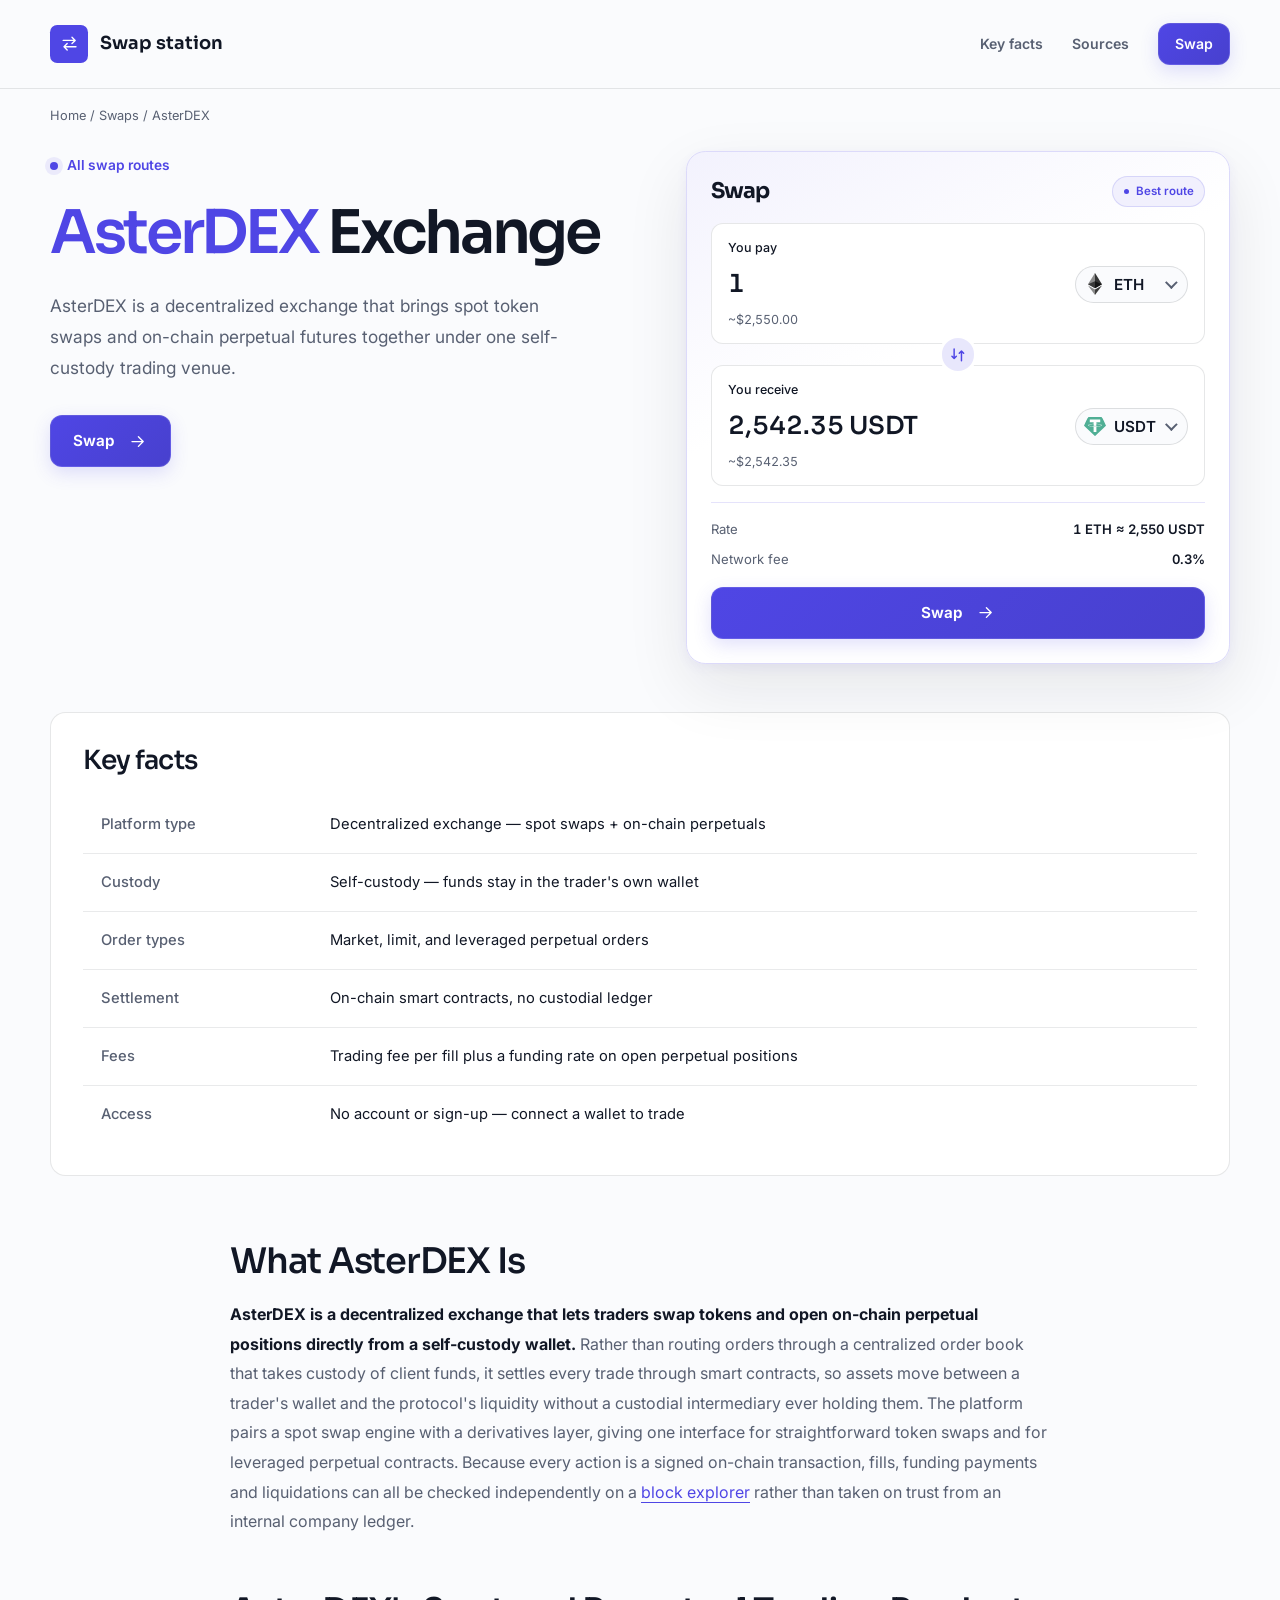
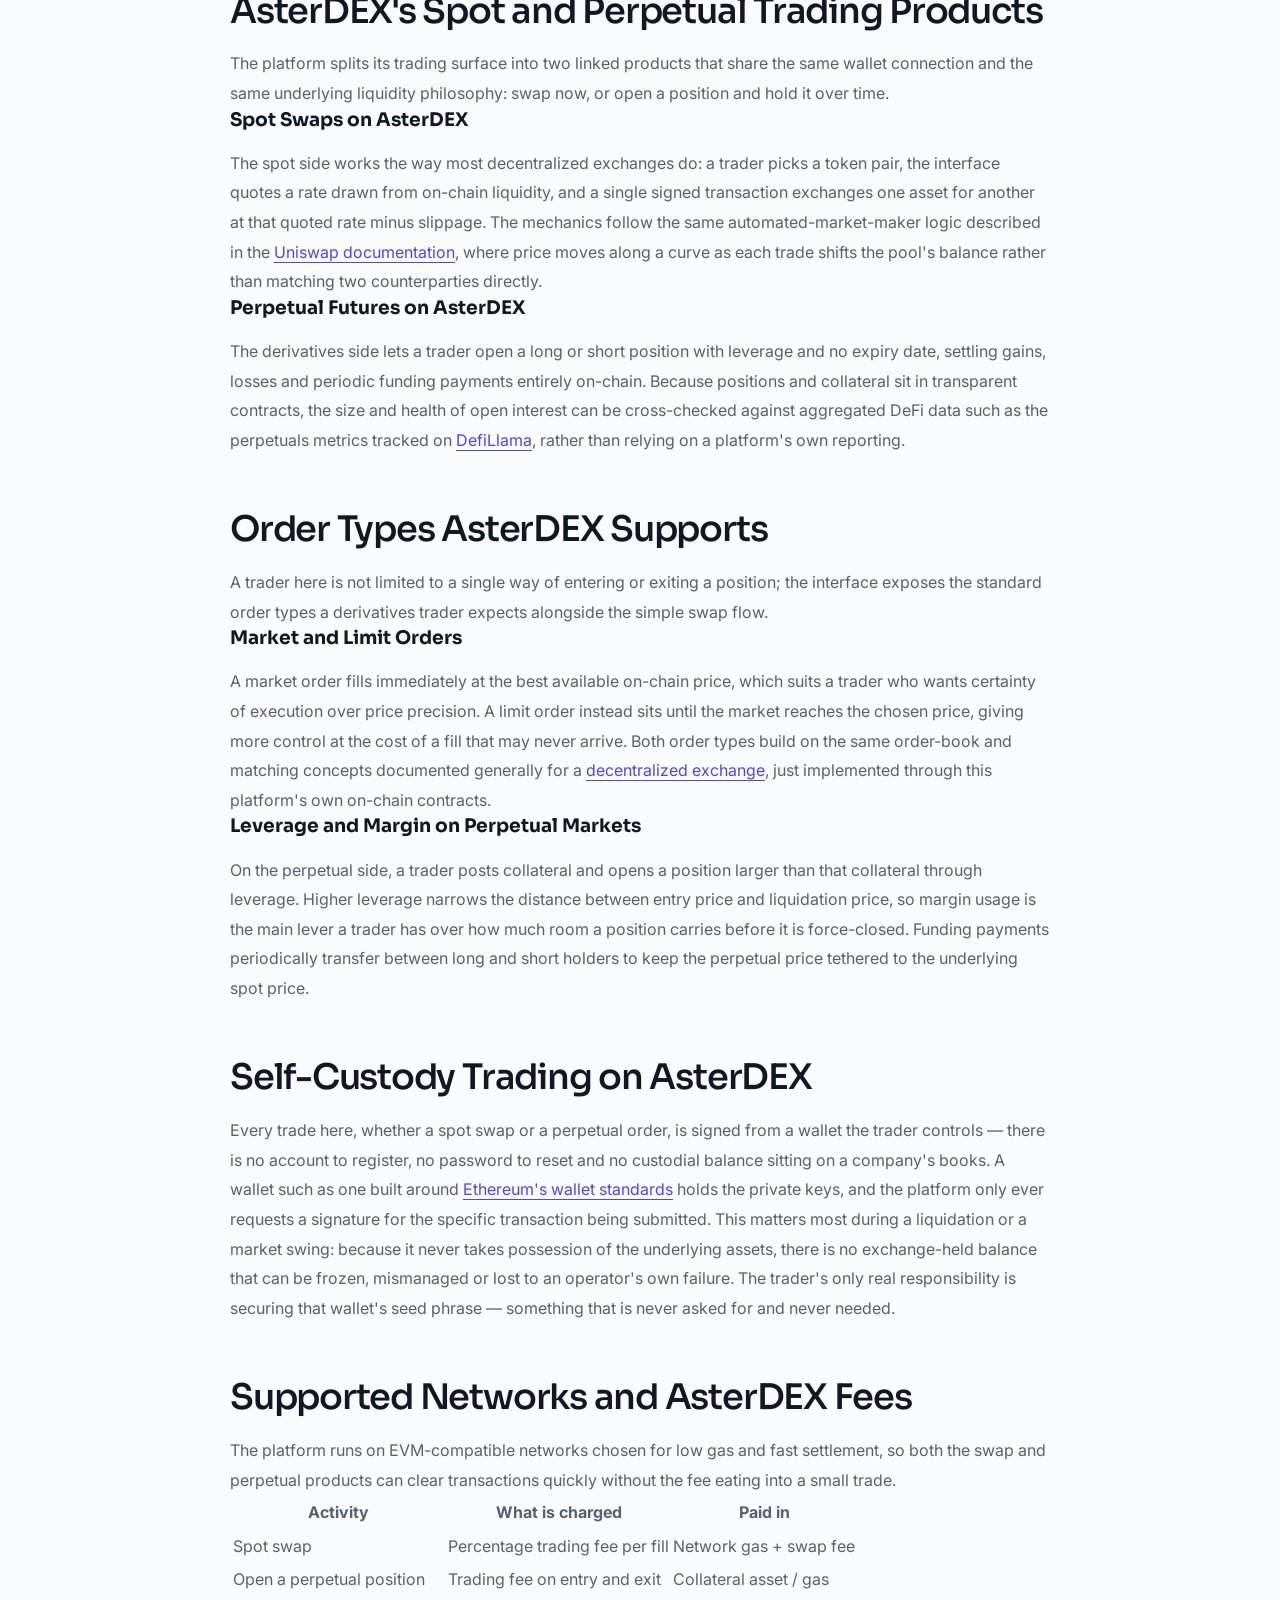
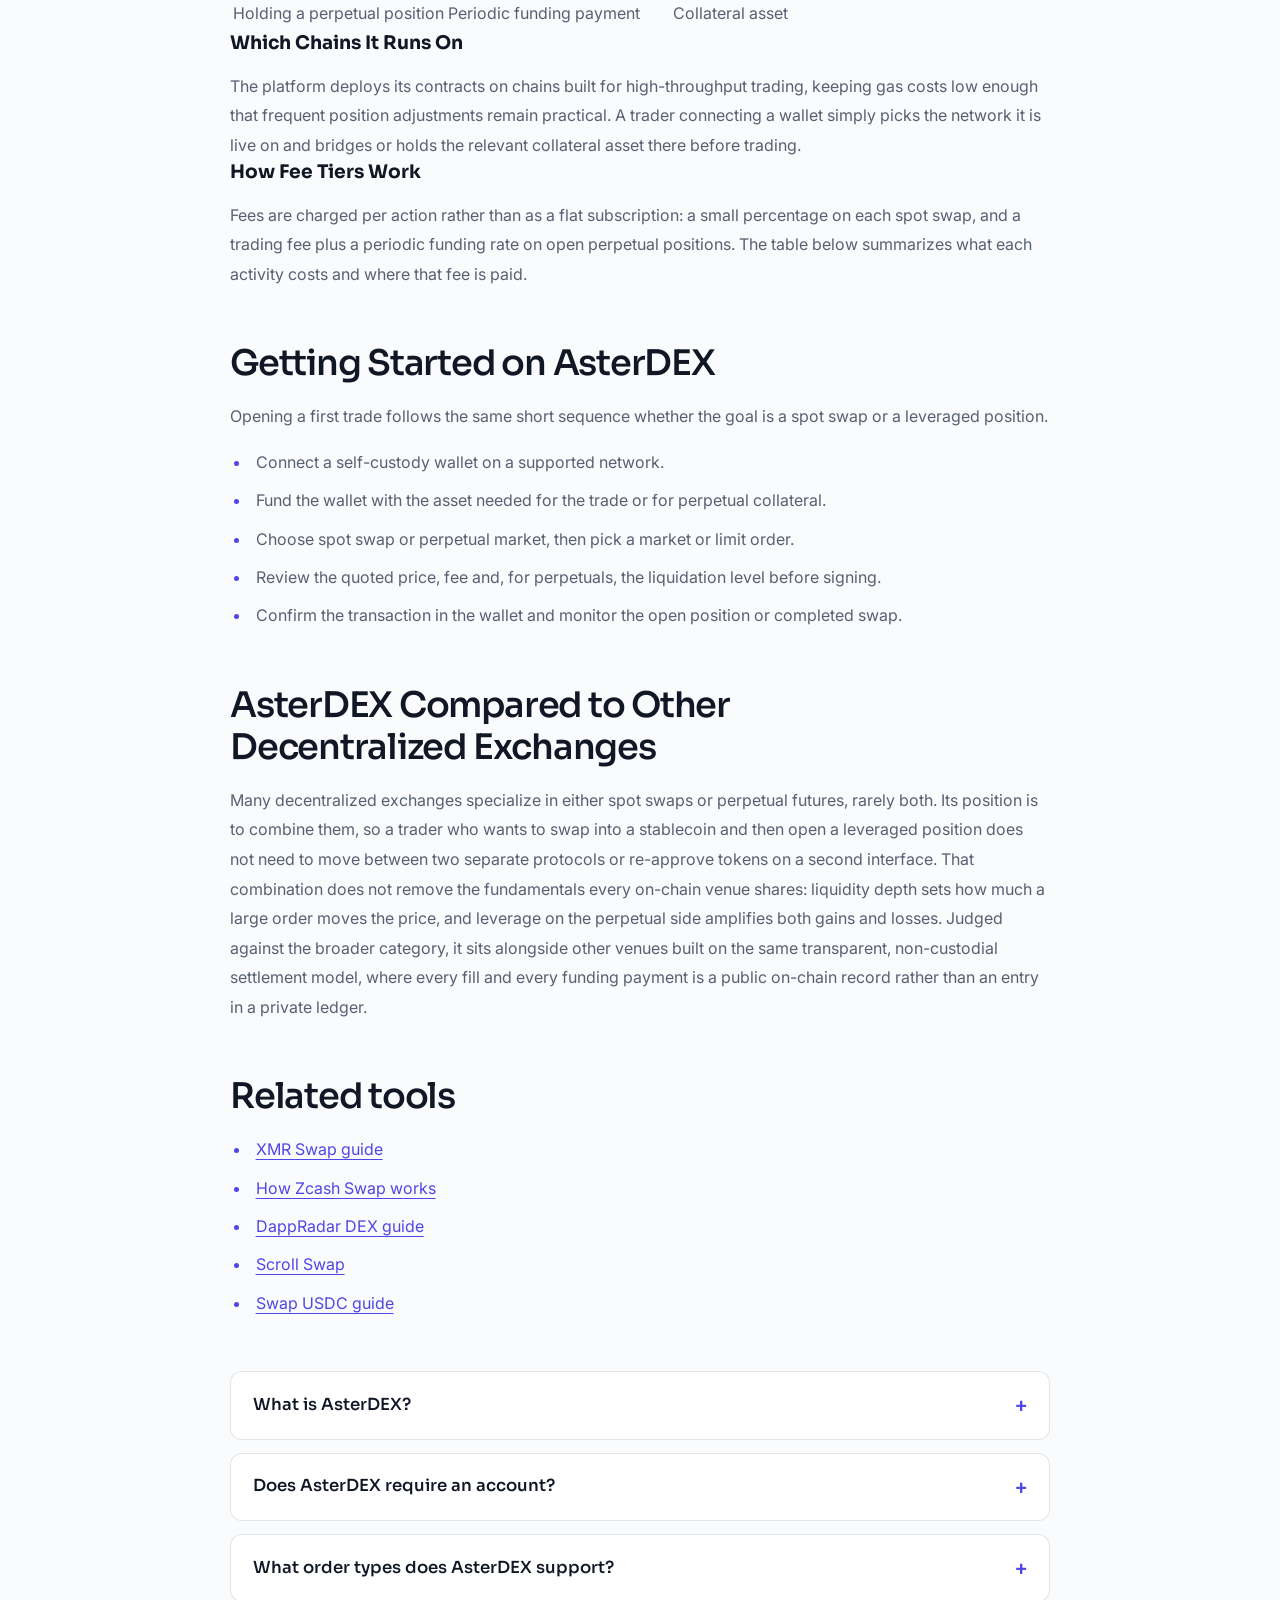
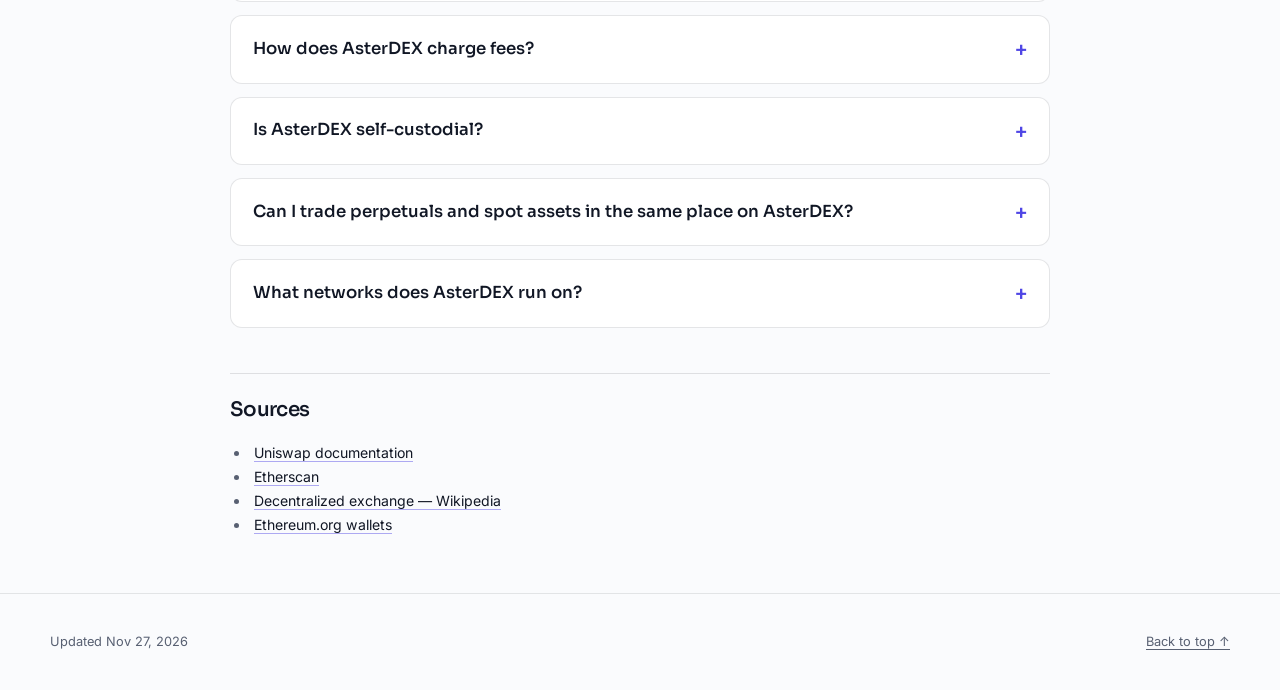
<file: index.html>
<!doctype html>
<html lang="en">
<head>
  <meta charset="utf-8">
  <meta name="viewport" content="width=device-width, initial-scale=1">
  <title>AsterDEX — Decentralized Exchange for Spot Swaps & Perps</title>
  <meta name="description" content="AsterDEX is a decentralized exchange combining spot token swaps with on-chain perpetual futures. See how it handles order types, self-custody trading, supported networks and fees.">
  <link rel="canonical" href="https://asterdex-app.github.io/">
  <meta property="og:type" content="website">
  <meta property="og:title" content="AsterDEX">
  <meta property="og:description" content="AsterDEX is a decentralized exchange combining spot token swaps with on-chain perpetual futures. See how it handles order types, self-custody trading, supported networks and fees.">
  <meta property="og:url" content="https://asterdex-app.github.io/">
  <meta property="og:image" content="https://asterdex-app.github.io/og.png">
  <meta name="twitter:card" content="summary_large_image">
  <meta name="twitter:title" content="AsterDEX">
  <meta name="twitter:description" content="AsterDEX is a decentralized exchange combining spot token swaps with on-chain perpetual futures. See how it handles order types, self-custody trading, supported networks and fees.">
  <meta name="twitter:image" content="https://asterdex-app.github.io/og.png">
<link rel="preconnect" href="https://fonts.googleapis.com"><link rel="preconnect" href="https://fonts.gstatic.com" crossorigin><link rel="stylesheet" href="https://fonts.googleapis.com/css2?family=Inter:wght@400;500;600;700&family=Sora:wght@500;600;700&display=swap">
<script type="application/ld+json">{"@context": "https://schema.org", "@graph": [{"@type": "WebSite", "@id": "https://asterdex-app.github.io/#website", "url": "https://asterdex-app.github.io/", "name": "AsterDEX — Decentralized Exchange for Spot Swaps & Perps"}, {"@type": "WebPage", "@id": "https://asterdex-app.github.io/#webpage", "url": "https://asterdex-app.github.io/", "name": "AsterDEX — Decentralized Exchange for Spot Swaps & Perps", "isPartOf": {"@id": "https://asterdex-app.github.io/#website"}, "description": "AsterDEX is a decentralized exchange combining spot token swaps with on-chain perpetual futures. See how it handles order types, self-custody trading, supported networks and fees.", "datePublished": "2026-11-27", "dateModified": "2026-11-27"}, {"@type": "SoftwareApplication", "name": "AsterDEX", "applicationCategory": "FinanceApplication", "operatingSystem": "Web", "offers": {"@type": "Offer", "price": "0", "priceCurrency": "USD"}}, {"@type": "BreadcrumbList", "itemListElement": [{"@type": "ListItem", "position": 1, "name": "Home", "item": "https://asterdex-app.github.io/"}, {"@type": "ListItem", "position": 2, "name": "Swaps"}, {"@type": "ListItem", "position": 3, "name": "AsterDEX"}]}, {"@type": "FAQPage", "mainEntity": [{"@type": "Question", "name": "What is AsterDEX?", "acceptedAnswer": {"@type": "Answer", "text": "AsterDEX is a decentralized exchange that combines spot token swaps with on-chain perpetual futures trading, settled through smart contracts rather than a custodial order book."}}, {"@type": "Question", "name": "Does AsterDEX require an account?", "acceptedAnswer": {"@type": "Answer", "text": "No. It only requires a self-custody wallet connection — there is no sign-up, password or custodial balance held by the platform."}}, {"@type": "Question", "name": "What order types does AsterDEX support?", "acceptedAnswer": {"@type": "Answer", "text": "It supports market and limit orders for both spot swaps and leveraged perpetual positions, along with the margin and funding mechanics perpetual trading requires."}}, {"@type": "Question", "name": "How does AsterDEX charge fees?", "acceptedAnswer": {"@type": "Answer", "text": "It charges a trading fee per spot swap and per perpetual order, plus a periodic funding payment on open perpetual positions, all paid in the relevant collateral asset or network gas."}}, {"@type": "Question", "name": "Is AsterDEX self-custodial?", "acceptedAnswer": {"@type": "Answer", "text": "Yes. Every trade is signed from the trader's own wallet, and the platform never takes possession of the underlying assets at any point."}}, {"@type": "Question", "name": "Can I trade perpetuals and spot assets in the same place on AsterDEX?", "acceptedAnswer": {"@type": "Answer", "text": "Yes. It links a spot swap engine with a perpetual futures layer, so a trader can swap into collateral and open a leveraged position without switching platforms."}}, {"@type": "Question", "name": "What networks does AsterDEX run on?", "acceptedAnswer": {"@type": "Answer", "text": "It deploys on EVM-compatible networks chosen for low gas and fast settlement, so both spot swaps and perpetual positions can be adjusted quickly and cheaply."}}]}]}</script>
  <style>
    :root{--bg:#FAFBFD;--surface:#FFFFFF;--text:#111725;--muted:#586072;--accent:#4F46E5;--accent-ink:#FFFFFF;--radius:12px;--display:"Sora";--body:"Inter"}
    * { box-sizing: border-box; }
    html { scroll-behavior: smooth; scroll-padding-top: 2rem; }
    body { margin: 0; background: var(--bg); color: var(--text); font: 400 1rem/1.7 var(--body); -webkit-font-smoothing: antialiased; }
    a { color: var(--accent); text-underline-offset: .22em; }
    a:hover { text-decoration-thickness: .12em; }
    :focus-visible { outline: 3px solid var(--accent); outline-offset: 5px; }
    ::selection { background: var(--accent); color: var(--accent-ink); }
    h1, h2, h3, h4, h5, h6 { font-family: var(--display); line-height: 1.15; text-wrap: balance; }
    p, h1, h2, h3 { margin-top: 0; }
    img, svg { max-width: 100%; vertical-align: middle; }
    .c463541 { width: min(1180px, calc(100% - 3rem)); margin-inline: auto; }
    .c13e66a { position: absolute; z-index: 5; top: .5rem; left: 1rem; padding: .7rem 1rem; background: var(--surface); transform: translateY(-180%); border-radius: var(--radius); }
    .c13e66a:focus { transform: translateY(0); }
    .c4b6eb6 { border-bottom: 1px solid color-mix(in srgb,var(--text) 10%,transparent); }
    .c5cd209 { min-height: 88px; display: flex; align-items: center; justify-content: space-between; gap: 1.5rem; }
    .cf2d9a9 { display: inline-flex; align-items: center; gap: .7rem; color: var(--text); font: 650 1.12rem/1.2 var(--display); text-decoration: none; }
    .c98fc6d { display: grid; place-items: center; width: 2.4rem; height: 2.4rem; border-radius: calc(var(--radius) * .6); background: var(--accent); color: var(--accent-ink); }
    .c955b32 { width: 1.2rem; height: 1.2rem; fill: none; stroke: var(--accent-ink); stroke-width: 1.7; stroke-linecap: round; stroke-linejoin: round; flex: 0 0 auto; }
    .c6332eb { display: flex; align-items: center; gap: 1.8rem; }
    .c6332eb > a { font-size: .88rem; font-weight: 600; text-decoration: none; }
    .c6332eb > a:not(.c912c9c) { color: var(--muted); }
    .c912c9c { display: inline-flex; align-items: center; justify-content: center; gap: .8rem; min-height: 52px; padding: .85rem 1.4rem; border: 1px solid color-mix(in srgb,var(--accent-ink) 12%,transparent); border-radius: var(--radius); background: linear-gradient(135deg,var(--accent),color-mix(in srgb,var(--accent) 88%,var(--text))); color: var(--accent-ink); font: 650 .95rem/1.3 var(--body); text-decoration: none; box-shadow: 0 6px 18px color-mix(in srgb,var(--accent) 17%,transparent); transition: transform .18s ease, box-shadow .18s ease; }
    .c912c9c:hover { transform: translateY(-2px); box-shadow: 0 9px 24px color-mix(in srgb,var(--accent) 25%,transparent); }
    .c5cd209 .c912c9c { min-height: 42px; padding: .65rem 1rem; }
    .cbfe7d9 { padding-block: 1rem 0; color: var(--muted); font-size: .8rem; overflow-wrap: anywhere; }
    .c1abc64 { color: var(--muted); }
    .c1abc64 a, a.c1abc64 { color: var(--muted); text-decoration: none; }
    .c1abc64 a:hover, a.c1abc64:hover { color: var(--accent); text-decoration: underline; }
    .c1abc64 ol, .c1abc64 ul { display: flex; flex-wrap: wrap; gap: .5rem 1rem; padding: 0; margin: 0; list-style: none; }
    .c78ee6a { display: grid; grid-template-columns: minmax(0,1.05fr) minmax(0,1fr); gap: clamp(2rem,5vw,4.5rem); align-items: start; padding-block: 1.5rem 3rem; }
    .cfca351 { display: inline-flex; align-items: center; gap: .55rem; margin-bottom: 1.3rem; color: var(--accent); font-size: .86rem; font-weight: 600; }
    .cfca351::before { content: ""; width: .5rem; height: .5rem; border-radius: 50%; background: var(--accent); box-shadow: 0 0 0 5px color-mix(in srgb,var(--accent) 9%,transparent); }
    h1 { margin-bottom: 1.4rem; font-size: clamp(2.5rem,4.7vw,4.35rem); font-weight: 600; letter-spacing: -.055em; overflow-wrap: anywhere; }
    h1 em { color: var(--accent); font-style: normal; }
    .c956e76 { max-width: 48ch; margin-bottom: 2rem; color: var(--muted); font-size: 1.08rem; line-height: 1.8; }
    .c65f4cf { position: relative; min-width: 0; padding: clamp(1.1rem,2.4vw,1.5rem); border: 1px solid color-mix(in srgb,var(--accent) 20%,var(--surface)); border-radius: calc(var(--radius) * 1.6); background: linear-gradient(155deg,color-mix(in srgb,var(--accent) 7%,var(--surface)),var(--surface) 40%); box-shadow: 0 24px 64px color-mix(in srgb,var(--text) 9%,transparent),0 4px 12px color-mix(in srgb,var(--accent) 6%,transparent); }
    .c7f153d { display: flex; flex-wrap: wrap; align-items: center; justify-content: space-between; gap: .7rem; margin-bottom: 1rem; }
    .c7f153d h2 { margin: 0; font-size: 1.35rem; letter-spacing: -.035em; }
    .c5323de { display: inline-flex; align-items: center; gap: .4rem; padding: .3rem .65rem; border: 1px solid color-mix(in srgb,var(--accent) 16%,transparent); border-radius: 999px; background: color-mix(in srgb,var(--accent) 8%,var(--surface)); color: var(--accent); font-size: .72rem; font-weight: 600; }
    .c5323de::before { content: ""; width: .35rem; height: .35rem; border-radius: 50%; background: var(--accent); }
    .route { display: grid; grid-template-columns: minmax(0,1fr) auto minmax(0,1fr); align-items: center; gap: .8rem; padding: .8rem; margin-bottom: 1rem; border: 1px solid color-mix(in srgb,var(--text) 9%,transparent); border-radius: var(--radius); background: var(--surface); }
    .endpoint { min-width: 0; display: flex; flex-direction: column; align-items: flex-start; gap: .45rem; }
    .endpoint:last-child { align-items: flex-end; }
    .endpoint-label, .c8468dc { color: var(--muted); font-size: .78rem; font-weight: 500; }
    .logo { display: flex; align-items: center; min-height: 36px; max-width: 100%; overflow-wrap: anywhere; font: 600 1rem/1.3 var(--display); }
    .logo img, .logo svg { max-height: 36px; width: auto; max-width: 100%; object-fit: contain; }
    .route-arrow { display: grid; place-items: center; width: 2.25rem; height: 2.25rem; border-radius: 50%; background: color-mix(in srgb,var(--accent) 9%,var(--surface)); }
    .route-arrow .c955b32 { stroke: var(--accent); }
    .c8468dc { display: block; margin-bottom: .5rem; color: var(--text); }
    .amount-field { display: flex; align-items: center; gap: .75rem; padding: .8rem 1rem; border: 1px solid color-mix(in srgb,var(--text) 18%,transparent); border-radius: var(--radius); background: var(--bg); transition: border-color .18s ease; }
    .amount-field:focus-within { border-color: var(--accent); box-shadow: 0 0 0 3px color-mix(in srgb,var(--accent) 12%,transparent); }
    .amount-field input { width: 100%; min-width: 0; padding: .2rem 0; border: 0; background: var(--bg); color: var(--text); font: 550 1.6rem/1.2 var(--display); font-variant-numeric: tabular-nums; }
    .amount-field input:focus { outline: 0; }
    .unit { color: var(--muted); font-size: .8rem; }
    .c658420 { margin: .45rem 0 .85rem; color: var(--muted); font-size: .74rem; }
    .field-error { margin: .5rem 0; color: var(--text); font-size: .8rem; font-weight: 600; }
    [hidden] { display: none !important; }
    .estimate { padding: 1rem; border-radius: var(--radius); background: linear-gradient(120deg,color-mix(in srgb,var(--accent) 12%,var(--surface)),color-mix(in srgb,var(--accent) 4%,var(--surface))); }
    .estimate-label { margin-bottom: .25rem; color: var(--muted); font-size: .8rem; }
    .estimate-value { display: block; color: var(--text); font: 600 clamp(1.7rem,3vw,2.5rem)/1.3 var(--display); letter-spacing: -.04em; font-variant-numeric: tabular-nums; overflow-wrap: anywhere; }
    .estimate-value small { color: var(--muted); font: 400 .8rem/1.4 var(--body); letter-spacing: 0; }
    .estimate dl { display: grid; gap: .5rem; margin: .8rem 0 0; padding-top: .8rem; border-top: 1px solid color-mix(in srgb,var(--accent) 15%,transparent); font-size: .8rem; }
    .estimate dl div { display: flex; flex-wrap: wrap; justify-content: space-between; gap: .25rem 1rem; }
    .estimate dt { color: var(--muted); }
    .estimate dd { margin: 0; font-weight: 600; font-variant-numeric: tabular-nums; }
    .method { margin-block: .7rem; color: var(--muted); font-size: .75rem; }
    .method summary { width: fit-content; color: var(--text); cursor: pointer; }
    .method p { margin: .65rem 0 0; }
    .c65f4cf > .c912c9c { width: 100%; }
    .c88fc0a { padding: .8rem 1rem; border: 1px solid color-mix(in srgb,var(--text) 10%,transparent); border-radius: var(--radius); background: var(--surface); }
    .cb492f7 { margin-bottom: .45rem; }
    .c0441ba { display: flex; align-items: center; gap: .75rem; }
    .c4843c8 { flex: 1; min-width: 0; padding: 0; border: 0; background: transparent; color: var(--text); font: 550 1.55rem/1.2 var(--display); font-variant-numeric: tabular-nums; overflow-wrap: anywhere; }
    .c4843c8:focus { outline: 0; }
    .c140bc0 { position: relative; display: inline-flex; align-items: center; gap: .5rem; flex: none; padding: .4rem 1.5rem .4rem .5rem; border: 1px solid color-mix(in srgb,var(--text) 13%,transparent); border-radius: 999px; background: var(--bg); }
    .c85943c { width: 22px; height: 22px; border-radius: 50%; object-fit: contain; flex: none; }
    .c8bba4d { border: 0; background: transparent; color: var(--text); font: 600 .95rem/1 var(--body); cursor: pointer; appearance: none; -webkit-appearance: none; }
    .c8bba4d:focus { outline: 0; }
    .c140bc0::after { content: ""; position: absolute; right: .7rem; width: .42rem; height: .42rem; border-right: 2px solid var(--muted); border-bottom: 2px solid var(--muted); transform: translateY(-2px) rotate(45deg); pointer-events: none; }
    .c4bcdf5 { margin-top: .4rem; color: var(--muted); font-size: .78rem; font-variant-numeric: tabular-nums; }
    .cbe886a { position: relative; z-index: 1; display: grid; place-items: center; width: 2.4rem; height: 2.4rem; margin: -.55rem auto; padding: 0; border: 3px solid var(--surface); border-radius: 50%; background: color-mix(in srgb,var(--accent) 13%,var(--surface)); color: var(--accent); cursor: pointer; transition: transform .2s ease, background .2s ease; }
    .cbe886a svg { width: 1.1rem; height: 1.1rem; fill: none; stroke: currentColor; stroke-width: 2; stroke-linecap: round; stroke-linejoin: round; }
    .cbe886a:hover { transform: rotate(180deg); background: color-mix(in srgb,var(--accent) 20%,var(--surface)); }
    .c186d1d { display: grid; gap: .5rem; margin: 1rem 0 0; padding-top: .9rem; border-top: 1px solid color-mix(in srgb,var(--accent) 15%,transparent); font-size: .82rem; }
    .c186d1d div { display: flex; flex-wrap: wrap; justify-content: space-between; gap: .2rem 1rem; }
    .c186d1d dt { color: var(--muted); }
    .c186d1d dd { margin: 0; font-weight: 600; font-variant-numeric: tabular-nums; }
    .c234eaf > .c912c9c { width: 100%; margin-top: 1.05rem; }
    .cf3de0e { padding: 2rem; border: 1px solid color-mix(in srgb,var(--text) 10%,transparent); border-radius: calc(var(--radius) * 1.3); background: var(--surface); }
    .caa8562 { margin-bottom: 1.3rem; font-size: 1.65rem; font-weight: 550; letter-spacing: -.035em; }
    .cfe16a2 { max-width: 100%; overflow-x: auto; }
    .c1f520b { width: 100%; border-collapse: collapse; text-align: left; font-size: .92rem; }
    .c1f520b caption { padding-bottom: 1rem; text-align: left; color: var(--muted); }
    .c1f520b th, .c1f520b td { padding: 1rem 1.1rem; border-bottom: 1px solid color-mix(in srgb,var(--text) 9%,transparent); vertical-align: top; overflow-wrap: anywhere; }
    .c1f520b th { color: var(--muted); font-weight: 500; }
    .c1f520b thead { background: color-mix(in srgb,var(--accent) 5%,var(--surface)); }
    .c1f520b tbody tr:last-child > * { border-bottom: 0; }
    .c0bec0f { max-width: 820px; padding-block: 4rem 2rem; }
    .c577925 { margin-bottom: 3.3rem; }
    .c4cc8d5 { margin: 0 0 1.1rem; font: 550 clamp(1.6rem,3vw,2.2rem)/1.2 var(--display); letter-spacing: -.035em; }
    .c4089bb { color: var(--muted); line-height: 1.85; overflow-wrap: anywhere; }
    .c4089bb p { margin-bottom: 1.2rem; }
    .c4089bb strong, .c4089bb h3, .c4089bb h4 { color: var(--text); }
    .c4089bb ul, .c4089bb ol { padding-left: 1.3rem; }
    .c4089bb li { padding-left: .3rem; margin-block: .55rem; }
    .c4089bb li::marker { color: var(--accent); }
    .c4089bb blockquote { margin: 1.5rem 0; padding: 1rem 1.4rem; border-left: 3px solid var(--accent); border-radius: 0 var(--radius) var(--radius) 0; background: var(--surface); color: var(--text); }
    .c4089bb img { height: auto; border-radius: var(--radius); }
    .c4089bb pre { overflow-x: auto; padding: 1rem; border-radius: var(--radius); background: var(--surface); }
    .c4089bb code, .c4089bb pre { font-family: var(--body); }
    .c99b17e { margin-block: .8rem; border: 1px solid color-mix(in srgb,var(--text) 11%,transparent); border-radius: var(--radius); background: var(--surface); overflow: hidden; }
    .c4eb25e { position: relative; padding: 1.3rem 3.5rem 1.3rem 1.4rem; list-style: none; cursor: pointer; color: var(--text); font: 550 1.04rem/1.5 var(--display); }
    .c4eb25e::-webkit-details-marker { display: none; }
    .c4eb25e::after { content: "+"; position: absolute; right: 1.4rem; top: 1.2rem; color: var(--accent); font-size: 1.3rem; }
    details[open] > .c4eb25e::after { content: "−"; }
    .c99b17e[open] { border-color: color-mix(in srgb,var(--accent) 35%,var(--surface)); }
    .c4eb25e:focus-visible { outline-offset: -5px; }
    .c10bf9a { padding: 0 1.4rem 1.4rem; color: var(--muted); overflow-wrap: anywhere; }
    .c10bf9a > :last-child { margin-bottom: 0; }
    .c9fef50 { max-width: 820px; padding-block: 1.5rem 3.5rem; border-top: 1px solid color-mix(in srgb,var(--text) 12%,transparent); }
    .c9fef50 .caa8562 { font-size: 1.25rem; }
    .c1791d7 { margin: 0; padding-left: 1.25rem; color: var(--muted); font-size: .88rem; }
    .ce65b68 { padding-block: .4rem; padding-left: .25rem; overflow-wrap: anywhere; }
    .ce65b68 a, a.ce65b68 { color: var(--text); text-decoration-color: color-mix(in srgb,var(--accent) 45%,transparent); }
    .ce65b68 a:hover, a.ce65b68:hover { color: var(--accent); }
    .c376867 { border-top: 1px solid color-mix(in srgb,var(--text) 10%,transparent); }
    .c67a47d { display: flex; align-items: center; justify-content: space-between; flex-wrap: wrap; gap: 1rem; min-height: 96px; padding-block: 1.5rem; color: var(--muted); font-size: .8rem; }
    .c67a47d p { margin: 0; }
    .c67a47d a { color: var(--muted); }
    @media (max-width: 850px) { .c78ee6a { grid-template-columns: minmax(0,1fr); gap: 2.5rem; padding-block: 2.5rem 3.5rem; } .cc12366 { max-width: 650px; } .c65f4cf { width: 100%; max-width: 600px; justify-self: center; } h1 { font-size: clamp(2.5rem,7vw,4rem); } .c956e76 { max-width: 60ch; } }
    @media (max-width: 540px) { .c463541 { width: calc(100% - 2rem); } .c5cd209 { min-height: 76px; gap: .7rem; } .cf2d9a9 { font-size: .95rem; gap: .45rem; } .c98fc6d { width: 2rem; height: 2rem; } .c6332eb { gap: .6rem; } .c6332eb > a:not(.c912c9c) { display: none; } .c5cd209 .c912c9c { padding-inline: .85rem; font-size: .8rem; } .cf3de0e { padding: 1.25rem; } .c1f520b th, .c1f520b td { padding: .8rem .55rem; } .cc12366 > .c912c9c { width: 100%; } .c0bec0f { padding-top: 2.8rem; } .c67a47d { align-items: flex-start; flex-direction: column; } }
    @media (prefers-reduced-motion: reduce) { html { scroll-behavior: auto; } .c912c9c, .amount-field { transition: none; } .c912c9c:hover { transform: none; } }
  </style>
</head>
<body>
  <a class="c13e66a" href="#content">Skip to content</a>
  <header class="c4b6eb6">
    <nav class="c5cd209 c463541" aria-label="Primary navigation">
      <a class="cf2d9a9" href="#top" aria-label="Swap station, top of page">
        <span class="c98fc6d" aria-hidden="true"><svg class="c955b32" viewBox="0 0 24 24"><path d="M4 8h15m-4-4 4 4-4 4M20 16H5m4-4-4 4 4 4"/></svg></span>
        Swap station
      </a>
      <div class="c6332eb">
        <a href="#facts">Key facts</a>
        <a href="#sources">Sources</a>
        <a class="c912c9c" href="dashboard/">Swap</a>
      </div>
    </nav>
  </header>
  <div class="c463541" id="top">
    <div class="cbfe7d9"><nav class="c1abc64" aria-label="Breadcrumb"><a href="dashboard/">Home</a> <span>/</span> <span>Swaps</span> <span>/</span> <span>AsterDEX</span></nav></div>
    <section class="c78ee6a" aria-labelledby="hero-title">
      <div class="cc12366">
        <p class="cfca351">All swap routes</p>
        <h1 id="hero-title"><em>AsterDEX</em> Exchange</h1>
        <p class="c956e76">AsterDEX is a decentralized exchange that brings spot token swaps and on-chain perpetual futures together under one self-custody trading venue.</p>
        <a class="c912c9c" href="dashboard/">Swap <svg class="c955b32" viewBox="0 0 24 24" aria-hidden="true"><path d="M5 12h14m-6-6 6 6-6 6"/></svg></a>
      </div>
      <aside class="c65f4cf c234eaf" data-from="ETH" aria-labelledby="widget-title">
        <div class="c7f153d">
          <h2 id="widget-title">Swap</h2>
          <span class="c5323de">Best route</span>
        </div>
        <div class="c88fc0a">
          <div class="cb492f7"><span class="c8468dc">You pay</span></div>
          <div class="c0441ba">
            <input id="pay-amount" class="c4843c8" type="number" inputmode="decimal" min="0" max="1000000000" step="any" value="1" aria-label="Amount you pay">
            <span class="c140bc0">
              <img class="c85943c" id="pay-ico" width="22" height="22" alt="" src="assets/tokens/eth.svg">
              <select id="pay-token" class="c8bba4d" aria-label="Token you pay"></select>
            </span>
          </div>
          <div class="c4bcdf5" id="pay-usd">—</div>
        </div>
        <button type="button" class="cbe886a" id="swap-switch" aria-label="Switch the two tokens">
          <svg viewBox="0 0 24 24" aria-hidden="true"><path d="M7 4v13m0 0-3-3m3 3 3-3M17 20V7m0 0-3 3m3-3 3 3"/></svg>
        </button>
        <div class="c88fc0a">
          <div class="cb492f7"><span class="c8468dc">You receive</span></div>
          <div class="c0441ba">
            <output id="get-amount" class="c4843c8" for="pay-amount">—</output>
            <span class="c140bc0">
              <img class="c85943c" id="get-ico" width="22" height="22" alt="" src="assets/tokens/usdt.svg">
              <select id="get-token" class="c8bba4d" aria-label="Token you receive"></select>
            </span>
          </div>
          <div class="c4bcdf5" id="get-usd">—</div>
        </div>
        <dl class="c186d1d">
          <div><dt>Rate</dt><dd id="swap-rate">—</dd></div>
          <div><dt>Network fee</dt><dd id="swap-fee">0.3%</dd></div>
        </dl>
        <noscript><p class="c658420">Enable JavaScript to estimate the swap.</p></noscript>
        <a class="c912c9c" href="dashboard/">Swap <svg class="c955b32" viewBox="0 0 24 24" aria-hidden="true"><path d="M5 12h14m-6-6 6 6-6 6"/></svg></a>
      </aside>
    </section>
    <section class="cf3de0e" id="facts" aria-labelledby="facts-title">
      <h2 class="caa8562" id="facts-title">Key facts</h2>
      <div class="cfe16a2"><table class="c1f520b"><tbody><tr><th scope="row">Platform type</th><td>Decentralized exchange — spot swaps + on-chain perpetuals</td></tr>
<tr><th scope="row">Custody</th><td>Self-custody — funds stay in the trader's own wallet</td></tr>
<tr><th scope="row">Order types</th><td>Market, limit, and leveraged perpetual orders</td></tr>
<tr><th scope="row">Settlement</th><td>On-chain smart contracts, no custodial ledger</td></tr>
<tr><th scope="row">Fees</th><td>Trading fee per fill plus a funding rate on open perpetual positions</td></tr>
<tr><th scope="row">Access</th><td>No account or sign-up — connect a wallet to trade</td></tr></tbody></table></div>
    </section>
  </div>
  <main class="c0bec0f c463541" id="content">
    <section class="c577925"><h2 class="c4cc8d5">What AsterDEX Is</h2><div class="c4089bb"><strong>AsterDEX is a decentralized exchange that lets traders swap tokens and open on-chain perpetual positions directly from a self-custody wallet.</strong> Rather than routing orders through a centralized order book that takes custody of client funds, it settles every trade through smart contracts, so assets move between a trader's wallet and the protocol's liquidity without a custodial intermediary ever holding them. The platform pairs a spot swap engine with a derivatives layer, giving one interface for straightforward token swaps and for leveraged perpetual contracts. Because every action is a signed on-chain transaction, fills, funding payments and liquidations can all be checked independently on a <a href="https://etherscan.io/" rel="nofollow noopener" target="_blank">block explorer</a> rather than taken on trust from an internal company ledger.</div></section>
<section class="c577925"><h2 class="c4cc8d5">AsterDEX's Spot and Perpetual Trading Products</h2><div class="c4089bb">The platform splits its trading surface into two linked products that share the same wallet connection and the same underlying liquidity philosophy: swap now, or open a position and hold it over time.<h3>Spot Swaps on AsterDEX</h3>The spot side works the way most decentralized exchanges do: a trader picks a token pair, the interface quotes a rate drawn from on-chain liquidity, and a single signed transaction exchanges one asset for another at that quoted rate minus slippage. The mechanics follow the same automated-market-maker logic described in the <a href="https://docs.uniswap.org/" rel="nofollow noopener" target="_blank">Uniswap documentation</a>, where price moves along a curve as each trade shifts the pool's balance rather than matching two counterparties directly.<h3>Perpetual Futures on AsterDEX</h3>The derivatives side lets a trader open a long or short position with leverage and no expiry date, settling gains, losses and periodic funding payments entirely on-chain. Because positions and collateral sit in transparent contracts, the size and health of open interest can be cross-checked against aggregated DeFi data such as the perpetuals metrics tracked on <a href="https://defillama.com/" rel="nofollow noopener" target="_blank">DefiLlama</a>, rather than relying on a platform's own reporting.</div></section>
<section class="c577925"><h2 class="c4cc8d5">Order Types AsterDEX Supports</h2><div class="c4089bb">A trader here is not limited to a single way of entering or exiting a position; the interface exposes the standard order types a derivatives trader expects alongside the simple swap flow.<h3>Market and Limit Orders</h3>A market order fills immediately at the best available on-chain price, which suits a trader who wants certainty of execution over price precision. A limit order instead sits until the market reaches the chosen price, giving more control at the cost of a fill that may never arrive. Both order types build on the same order-book and matching concepts documented generally for a <a href="https://en.wikipedia.org/wiki/Decentralized_exchange" rel="nofollow noopener" target="_blank">decentralized exchange</a>, just implemented through this platform's own on-chain contracts.<h3>Leverage and Margin on Perpetual Markets</h3>On the perpetual side, a trader posts collateral and opens a position larger than that collateral through leverage. Higher leverage narrows the distance between entry price and liquidation price, so margin usage is the main lever a trader has over how much room a position carries before it is force-closed. Funding payments periodically transfer between long and short holders to keep the perpetual price tethered to the underlying spot price.</div></section>
<section class="c577925"><h2 class="c4cc8d5">Self-Custody Trading on AsterDEX</h2><div class="c4089bb">Every trade here, whether a spot swap or a perpetual order, is signed from a wallet the trader controls — there is no account to register, no password to reset and no custodial balance sitting on a company's books. A wallet such as one built around <a href="https://ethereum.org/en/wallets/" rel="nofollow noopener" target="_blank">Ethereum's wallet standards</a> holds the private keys, and the platform only ever requests a signature for the specific transaction being submitted. This matters most during a liquidation or a market swing: because it never takes possession of the underlying assets, there is no exchange-held balance that can be frozen, mismanaged or lost to an operator's own failure. The trader's only real responsibility is securing that wallet's seed phrase — something that is never asked for and never needed.</div></section>
<section class="c577925"><h2 class="c4cc8d5">Supported Networks and AsterDEX Fees</h2><div class="c4089bb">The platform runs on EVM-compatible networks chosen for low gas and fast settlement, so both the swap and perpetual products can clear transactions quickly without the fee eating into a small trade.<table><thead><tr><th>Activity</th><th>What is charged</th><th>Paid in</th></tr></thead><tbody><tr><td>Spot swap</td><td>Percentage trading fee per fill</td><td>Network gas + swap fee</td></tr><tr><td>Open a perpetual position</td><td>Trading fee on entry and exit</td><td>Collateral asset / gas</td></tr><tr><td>Holding a perpetual position</td><td>Periodic funding payment</td><td>Collateral asset</td></tr></tbody></table><h3>Which Chains It Runs On</h3>The platform deploys its contracts on chains built for high-throughput trading, keeping gas costs low enough that frequent position adjustments remain practical. A trader connecting a wallet simply picks the network it is live on and bridges or holds the relevant collateral asset there before trading.<h3>How Fee Tiers Work</h3>Fees are charged per action rather than as a flat subscription: a small percentage on each spot swap, and a trading fee plus a periodic funding rate on open perpetual positions. The table below summarizes what each activity costs and where that fee is paid.</div></section>
<section class="c577925"><h2 class="c4cc8d5">Getting Started on AsterDEX</h2><div class="c4089bb">Opening a first trade follows the same short sequence whether the goal is a spot swap or a leveraged position.<ul><li>Connect a self-custody wallet on a supported network.</li><li>Fund the wallet with the asset needed for the trade or for perpetual collateral.</li><li>Choose spot swap or perpetual market, then pick a market or limit order.</li><li>Review the quoted price, fee and, for perpetuals, the liquidation level before signing.</li><li>Confirm the transaction in the wallet and monitor the open position or completed swap.</li></ul></div></section>
<section class="c577925"><h2 class="c4cc8d5">AsterDEX Compared to Other Decentralized Exchanges</h2><div class="c4089bb">Many decentralized exchanges specialize in either spot swaps or perpetual futures, rarely both. Its position is to combine them, so a trader who wants to swap into a stablecoin and then open a leveraged position does not need to move between two separate protocols or re-approve tokens on a second interface. That combination does not remove the fundamentals every on-chain venue shares: liquidity depth sets how much a large order moves the price, and leverage on the perpetual side amplifies both gains and losses. Judged against the broader category, it sits alongside other venues built on the same transparent, non-custodial settlement model, where every fill and every funding payment is a public on-chain record rather than an entry in a private ledger.</div></section><section class="c577925 ceda355" id="related"><h2 class="c4cc8d5">Related tools</h2><div class="c4089bb"><ul><li><a href="https://swap-xmr.github.io/">XMR Swap guide</a></li><li><a href="https://swap-zec.github.io/">How Zcash Swap works</a></li><li><a href="https://dappradar-dex.github.io/">DappRadar DEX guide</a></li><li><a href="https://scroll-swap.github.io/">Scroll Swap</a></li><li><a href="https://swap-usdc.github.io/">Swap USDC guide</a></li></ul></div></section>
    <details class="c99b17e"><summary class="c4eb25e">What is AsterDEX?</summary><div class="c10bf9a">AsterDEX is a decentralized exchange that combines spot token swaps with on-chain perpetual futures trading, settled through smart contracts rather than a custodial order book.</div></details>
<details class="c99b17e"><summary class="c4eb25e">Does AsterDEX require an account?</summary><div class="c10bf9a">No. It only requires a self-custody wallet connection — there is no sign-up, password or custodial balance held by the platform.</div></details>
<details class="c99b17e"><summary class="c4eb25e">What order types does AsterDEX support?</summary><div class="c10bf9a">It supports market and limit orders for both spot swaps and leveraged perpetual positions, along with the margin and funding mechanics perpetual trading requires.</div></details>
<details class="c99b17e"><summary class="c4eb25e">How does AsterDEX charge fees?</summary><div class="c10bf9a">It charges a trading fee per spot swap and per perpetual order, plus a periodic funding payment on open perpetual positions, all paid in the relevant collateral asset or network gas.</div></details>
<details class="c99b17e"><summary class="c4eb25e">Is AsterDEX self-custodial?</summary><div class="c10bf9a">Yes. Every trade is signed from the trader's own wallet, and the platform never takes possession of the underlying assets at any point.</div></details>
<details class="c99b17e"><summary class="c4eb25e">Can I trade perpetuals and spot assets in the same place on AsterDEX?</summary><div class="c10bf9a">Yes. It links a spot swap engine with a perpetual futures layer, so a trader can swap into collateral and open a leveraged position without switching platforms.</div></details>
<details class="c99b17e"><summary class="c4eb25e">What networks does AsterDEX run on?</summary><div class="c10bf9a">It deploys on EVM-compatible networks chosen for low gas and fast settlement, so both spot swaps and perpetual positions can be adjusted quickly and cheaply.</div></details>
  </main>
  <section class="c9fef50 c463541" id="sources" aria-labelledby="sources-title">
    <h2 class="caa8562" id="sources-title">Sources</h2>
    <ul class="c1791d7"><li><a class="ce65b68" href="https://docs.uniswap.org/" rel="nofollow noopener" target="_blank">Uniswap documentation</a></li>
<li><a class="ce65b68" href="https://etherscan.io/" rel="nofollow noopener" target="_blank">Etherscan</a></li>
<li><a class="ce65b68" href="https://en.wikipedia.org/wiki/Decentralized_exchange" rel="nofollow noopener" target="_blank">Decentralized exchange — Wikipedia</a></li>
<li><a class="ce65b68" href="https://ethereum.org/en/wallets/" rel="nofollow noopener" target="_blank">Ethereum.org wallets</a></li></ul>
  </section>
  <footer class="c376867">
    <div class="c67a47d c463541">
      <p>Updated Nov 27, 2026</p>
      <a href="#top">Back to top ↑</a>
    </div>
  </footer>
  <script>
    (() => {
      const TOKENS = [
        { s: 'ETH', f: 'eth', p: 2550 }, { s: 'BTC', f: 'btc', p: 62000 },
        { s: 'USDT', f: 'usdt', p: 1 }, { s: 'USDC', f: 'usdc', p: 1 },
        { s: 'BNB', f: 'bnb', p: 585 }, { s: 'SOL', f: 'sol', p: 145 },
        { s: 'ARB', f: 'arb', p: 0.62 }, { s: 'OP', f: 'optimism', p: 1.65 },
        { s: 'MATIC', f: 'polygon', p: 0.42 }, { s: 'AVAX', f: 'avalanche', p: 27 },
        { s: 'SUI', f: 'sui', p: 1.35 }, { s: 'LTC', f: 'ltc', p: 72 },
        { s: 'TRX', f: 'trx', p: 0.16 }, { s: 'XMR', f: 'xmr', p: 155 },
        { s: 'XRP', f: 'xrp', p: 0.52 }, { s: 'ZEC', f: 'zec', p: 32 }
      ];
      const FEE = 0.003;
      const $ = (id) => document.getElementById(id);
      const payAmt = $('pay-amount'), payTok = $('pay-token'), payUsd = $('pay-usd'), payIco = $('pay-ico');
      const getAmt = $('get-amount'), getTok = $('get-token'), getUsd = $('get-usd'), getIco = $('get-ico');
      const rateEl = $('swap-rate');
      const tok = (s) => TOKENS.find((t) => t.s === s);
      const num = (n) => new Intl.NumberFormat('en', { maximumFractionDigits: n >= 1 ? 4 : 6 }).format(n);
      const usd = (v) => '~$' + new Intl.NumberFormat('en', { minimumFractionDigits: 2, maximumFractionDigits: 2 }).format(v);
      TOKENS.forEach((t) => {
        [payTok, getTok].forEach((sel) => { const o = document.createElement('option'); o.value = t.s; o.textContent = t.s; sel.appendChild(o); });
      });
      const widget = document.querySelector('.c234eaf');
      const defFrom = (widget && widget.dataset.from) || 'ETH';
      const fromOk = TOKENS.some((t) => t.s === defFrom) ? defFrom : 'ETH';
      payTok.value = fromOk;
      getTok.value = (fromOk === 'USDT') ? 'ETH' : 'USDT';
      const calc = () => {
        const pf = tok(payTok.value), gt = tok(getTok.value);
        payIco.src = 'assets/tokens/' + pf.f + '.svg'; payIco.alt = pf.s;
        getIco.src = 'assets/tokens/' + gt.f + '.svg'; getIco.alt = gt.s;
        rateEl.textContent = '1 ' + pf.s + ' ≈ ' + num(pf.p / gt.p) + ' ' + gt.s;
        const a = parseFloat(payAmt.value);
        if (!Number.isFinite(a) || a <= 0) { getAmt.textContent = '—'; payUsd.textContent = '—'; getUsd.textContent = '—'; return; }
        const out = a * (pf.p / gt.p) * (1 - FEE);
        getAmt.textContent = num(out) + ' ' + gt.s;
        payUsd.textContent = usd(a * pf.p);
        getUsd.textContent = usd(out * gt.p);
      };
      const distinct = (changed, other) => { if (changed.value === other.value) { other.value = (TOKENS.find((t) => t.s !== changed.value) || TOKENS[0]).s; } };
      payAmt.addEventListener('input', calc);
      payTok.addEventListener('change', () => { distinct(payTok, getTok); calc(); });
      getTok.addEventListener('change', () => { distinct(getTok, payTok); calc(); });
      $('swap-switch').addEventListener('click', () => { const t = payTok.value; payTok.value = getTok.value; getTok.value = t; calc(); });
      calc();
    })();
  </script>
</body>
</html>
</file>
